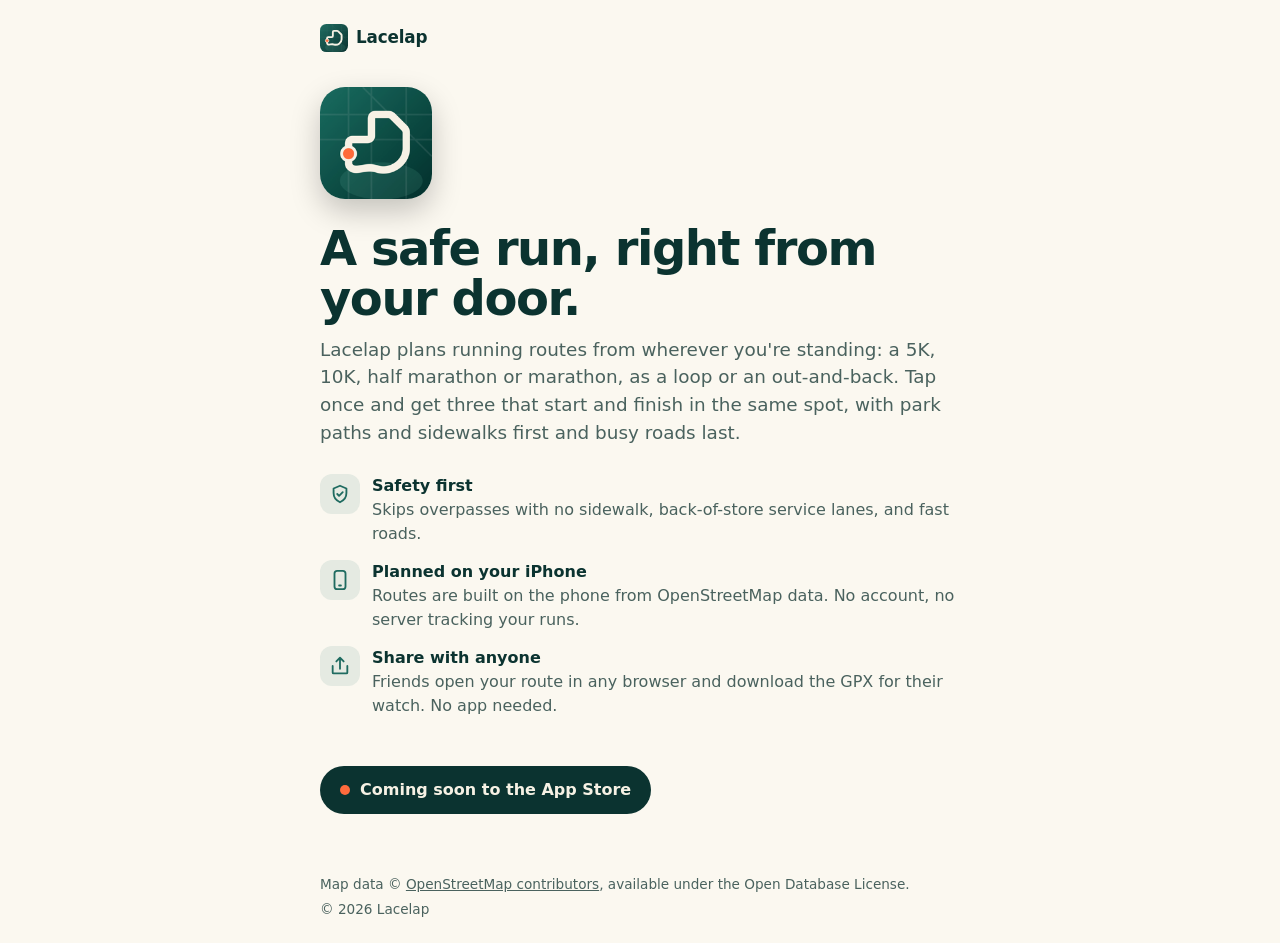
<file: index.html>
<!doctype html>
<html lang="en">
<head>
  <meta charset="utf-8">
  <!-- GitHub Pages can't send headers, so the security policy lives here. -->
  <meta http-equiv="Content-Security-Policy" content="default-src 'self'; script-src 'self' https://cdnjs.cloudflare.com; style-src 'self' https://cdnjs.cloudflare.com; img-src 'self' data: blob: https://tile.openstreetmap.org https://cdnjs.cloudflare.com; connect-src 'self'; font-src 'self'; object-src 'none'; base-uri 'none'; form-action 'none'; upgrade-insecure-requests">
  <meta name="referrer" content="strict-origin-when-cross-origin">
  <meta name="viewport" content="width=device-width, initial-scale=1, viewport-fit=cover">
  <title>Lacelap: safe running routes from where you stand</title>
  <meta name="description" content="Lacelap plans safe running routes from wherever you're standing, 5K to marathon, loops or out-and-backs, on your iPhone, from OpenStreetMap data. Park paths and sidewalks first.">
  <meta name="theme-color" content="#0b3330">
  <meta property="og:type" content="website">
  <meta property="og:site_name" content="Lacelap">
  <meta property="og:title" content="Lacelap: safe running routes from where you stand">
  <meta property="og:description" content="Tap once, get three safe routes that start and finish at your door. 5K to marathon, loops or out-and-backs.">
  <meta property="og:image" content="https://lacelap.github.io/apple-touch-icon.png">
  <link rel="icon" href="/favicon.svg" type="image/svg+xml">
  <link rel="apple-touch-icon" href="/apple-touch-icon.png">
  <link rel="stylesheet" href="/site.css">
</head>
<body>
  <div class="page">
    <header><a class="brand" href="/"><img src="/favicon.svg" alt="" width="28" height="28">Lacelap</a></header>
    <main>
      <img class="hero-icon" src="/apple-touch-icon.png" alt="The Lacelap icon: a cream running loop with a coral start dot" width="112" height="112">
      <h1>A safe run, right from your door.</h1>
      <p class="lede">Lacelap plans running routes from wherever you're standing: a 5K, 10K, half marathon or marathon, as a loop or an out-and-back. Tap once and get three that start and finish in the same spot, with park paths and sidewalks first and busy roads last.</p>
      <ul class="points">
        <li>
          <span class="ico"><svg viewBox="0 0 24 24" fill="none" stroke="currentColor" stroke-width="2" stroke-linecap="round" stroke-linejoin="round" aria-hidden="true"><path d="M12 3 5 6v5c0 4.5 3 8.3 7 10 4-1.7 7-5.5 7-10V6z"/><path d="m9 12 2 2 4-4"/></svg></span>
          <div><strong>Safety first</strong><span>Skips overpasses with no sidewalk, back-of-store service lanes, and fast roads.</span></div>
        </li>
        <li>
          <span class="ico"><svg viewBox="0 0 24 24" fill="none" stroke="currentColor" stroke-width="2" stroke-linecap="round" stroke-linejoin="round" aria-hidden="true"><rect x="6" y="2" width="12" height="20" rx="3"/><path d="M11 18h2"/></svg></span>
          <div><strong>Planned on your iPhone</strong><span>Routes are built on the phone from OpenStreetMap data. No account, no server tracking your runs.</span></div>
        </li>
        <li>
          <span class="ico"><svg viewBox="0 0 24 24" fill="none" stroke="currentColor" stroke-width="2" stroke-linecap="round" stroke-linejoin="round" aria-hidden="true"><path d="M4 12v7a1 1 0 0 0 1 1h14a1 1 0 0 0 1-1v-7"/><path d="M12 3v12m0-12L8 7m4-4 4 4"/></svg></span>
          <div><strong>Share with anyone</strong><span>Friends open your route in any browser and download the GPX for their watch. No app needed.</span></div>
        </li>
      </ul>
      <!-- APP_STORE_URL: when Lacelap is listed, replace this <p> with
           <a class="btn primary" href="https://apps.apple.com/app/idAPP_STORE_ID">Download on the App Store</a> -->
      <p class="soon"><span class="pulse" aria-hidden="true"></span>Coming soon to the App Store</p>
    </main>
    <footer>
      <p>Map data © <a href="https://www.openstreetmap.org/copyright">OpenStreetMap contributors</a>, available under the Open Database License.</p>
      <p>© 2026 Lacelap</p>
    </footer>
  </div>
</body>
</html>
</file>
<file: site.css>
/* Lacelap web: share page (/r), landing (/), 404. Colors come from the app icon. */

:root {
  --spruce: #1f6b60;
  --spruce-deep: #0b3330;
  --cream: #f6f1e4;
  --coral: #ff6b3d;
  --mint: #5ed1bc;

  --bg: #fbf8f0;
  --sheet: #fbf8f0;
  --text: #0b3330;
  --muted: #4a625e;
  --line: rgb(11 51 48 / 0.12);
  --chip: rgb(31 107 96 / 0.1);
  --shadow: 0 -8px 30px rgb(0 0 0 / 0.14);
  --btn: #ffffff;

  color-scheme: light dark;
  font-family: ui-rounded, "SF Pro Rounded", system-ui, -apple-system, "Segoe UI", Roboto, sans-serif;
  -webkit-text-size-adjust: 100%;
}

@media (prefers-color-scheme: dark) {
  :root {
    --bg: #071d1b;
    --sheet: #0f2624;
    --text: #f6f1e4;
    --muted: #a8bcb7;
    --line: rgb(246 241 228 / 0.14);
    --chip: rgb(94 209 188 / 0.14);
    --shadow: 0 -8px 30px rgb(0 0 0 / 0.45);
    --btn: #18332f;
  }
}

* { box-sizing: border-box; }

html, body { height: 100%; }

body {
  margin: 0;
  background: var(--bg);
  color: var(--text);
  line-height: 1.5;
}

a { color: inherit; }

.brand {
  display: inline-flex;
  align-items: center;
  gap: 8px;
  font-weight: 800;
  font-size: 1.05rem;
  letter-spacing: -0.01em;
  text-decoration: none;
}
.brand img { width: 28px; height: 28px; display: block; }

.btn {
  display: inline-flex;
  align-items: center;
  justify-content: center;
  gap: 8px;
  min-height: 48px;
  padding: 0 20px;
  border-radius: 999px;
  border: 1.5px solid var(--line);
  background: var(--btn);
  color: var(--text);
  font: inherit;
  font-weight: 700;
  font-size: 1rem;
  text-decoration: none;
  cursor: pointer;
  transition: transform 0.12s ease, background-color 0.15s ease;
  -webkit-tap-highlight-color: transparent;
}
.btn:hover { background: var(--chip); }
.btn:active { transform: scale(0.97); }
.btn:focus-visible { outline: 3px solid var(--mint); outline-offset: 2px; }
.btn.primary {
  background: var(--coral);
  border-color: var(--coral);
  color: var(--spruce-deep);
}
.btn.primary:hover { background: #ff7d55; }
.btn svg { width: 20px; height: 20px; flex: none; }

/* ---------- Share page ---------- */

.share {
  height: 100%;
  display: flex;
  flex-direction: column;
  overflow: hidden;
}

#map {
  flex: 1;
  min-height: 0;
  background: #dfe8e2;
}
@media (prefers-color-scheme: dark) {
  #map { background: #13302c; }
  .leaflet-tile-pane { filter: brightness(0.82) contrast(1.06) saturate(0.85); }
}

.sheet {
  position: relative;
  z-index: 1000;
  margin-top: -22px;
  padding: 20px 20px calc(18px + env(safe-area-inset-bottom));
  background: var(--sheet);
  border-radius: 26px 26px 0 0;
  box-shadow: var(--shadow);
}

.sheet .brand { margin-bottom: 14px; }

.eyebrow {
  margin: 0 0 2px;
  color: var(--spruce);
  font-weight: 700;
  font-size: 0.9rem;
}
@media (prefers-color-scheme: dark) { .eyebrow { color: var(--mint); } }

.sheet h1 {
  margin: 0;
  font-size: 1.5rem;
  line-height: 1.15;
  letter-spacing: -0.02em;
  overflow-wrap: anywhere;
}

.distance {
  margin: 6px 0 4px;
  display: flex;
  align-items: baseline;
  gap: 10px;
  flex-wrap: wrap;
}
.distance .km {
  font-size: 2.6rem;
  font-weight: 900;
  letter-spacing: -0.03em;
  font-variant-numeric: tabular-nums;
}
.distance .km small { font-size: 1.1rem; font-weight: 800; letter-spacing: 0; }
.distance .mi { color: var(--muted); font-weight: 700; }

.hint {
  margin: 0 0 16px;
  color: var(--muted);
  font-size: 0.95rem;
}
.dot-inline {
  display: inline-block;
  width: 0.8em;
  height: 0.8em;
  border-radius: 50%;
  background: var(--coral);
  border: 2px solid var(--cream);
  vertical-align: -0.05em;
}

.actions { display: flex; gap: 10px; }
.actions .btn { flex: 1 1 auto; padding: 0 16px; white-space: nowrap; }

.fine {
  margin: 12px 0 0;
  color: var(--muted);
  font-size: 0.8rem;
}

/* States: decoded route, error, loading. */
.route-only, .error-only { display: none; }
.is-route .route-only { display: block; }
.is-route .actions.route-only { display: flex; }
.is-error .error-only { display: block; }
.is-error .actions.error-only { display: flex; }
.is-error #map { display: none; }
.is-error .share { justify-content: center; align-items: center; padding: 20px; }
.is-error .sheet {
  margin: 0;
  max-width: 420px;
  border-radius: 26px;
  box-shadow: 0 10px 40px rgb(0 0 0 / 0.12);
}
.error-loop { width: 72px; height: 72px; display: block; margin: 6px 0 12px; }
.error-only h1 { margin-bottom: 8px; }
.error-only p { margin: 0 0 16px; color: var(--muted); }

/* Map dressing: Leaflet controls in brand colors, with room above the sheet. */
.leaflet-container { font: inherit; }
.leaflet-bottom { bottom: 22px; }
.leaflet-control-attribution {
  font-size: 11px;
  border-radius: 8px 0 0 0;
}
.leaflet-bar a { color: var(--spruce-deep); }

.route-line { transition: none; }
.route-line.drawing { transition: stroke-dashoffset 1.1s cubic-bezier(0.33, 0.7, 0.3, 1); }

.start-dot { filter: drop-shadow(0 2px 3px rgb(0 0 0 / 0.3)); }

.flag-icon { background: none; border: 0; display: flex; justify-content: center; }
.flag {
  display: inline-flex;
  align-items: center;
  gap: 4px;
  padding: 4px 8px;
  border-radius: 999px;
  background: var(--spruce-deep);
  color: var(--cream);
  border: 1.5px solid var(--cream);
  font-weight: 900;
  font-size: 12px;
  line-height: 1;
  white-space: nowrap;
  box-shadow: 0 2px 4px rgb(0 0 0 / 0.25);
  transform-origin: 50% 100%;
  animation: flag-drop 0.45s cubic-bezier(0.34, 1.56, 0.64, 1) 1s both;
}
.flag svg { width: 12px; height: 12px; }
@keyframes flag-drop {
  from { opacity: 0; transform: translateY(-18px) scale(0.4); }
  to { opacity: 1; transform: none; }
}

/* Desktop: map fills the window, the card floats top-left. */
@media (min-width: 820px) {
  .sheet {
    position: absolute;
    top: 20px;
    left: 20px;
    width: 360px;
    margin: 0;
    border-radius: 26px;
    padding: 22px;
    box-shadow: 0 10px 40px rgb(0 0 0 / 0.16);
  }
  .leaflet-bottom { bottom: 0; }
  #map { height: 100%; }
}

/* ---------- Landing + 404 ---------- */

.page {
  min-height: 100%;
  display: flex;
  flex-direction: column;
  max-width: 680px;
  margin: 0 auto;
  padding: 20px 20px calc(20px + env(safe-area-inset-bottom));
}
.page header { padding: 4px 0 28px; }
.page main { flex: 1; }

.hero-icon {
  width: 112px;
  height: 112px;
  display: block;
  border-radius: 25px;
  box-shadow: 0 12px 30px rgb(0 0 0 / 0.22);
  margin-bottom: 24px;
}
.page h1 {
  margin: 0 0 12px;
  font-size: clamp(2rem, 7vw, 3rem);
  line-height: 1.05;
  letter-spacing: -0.03em;
}
.lede {
  margin: 0 0 28px;
  font-size: 1.15rem;
  color: var(--muted);
  max-width: 34em;
}
.points {
  list-style: none;
  padding: 0;
  margin: 0 0 32px;
  display: grid;
  gap: 14px;
}
.points li {
  display: grid;
  grid-template-columns: 40px 1fr;
  gap: 12px;
  align-items: start;
}
.points .ico {
  width: 40px;
  height: 40px;
  border-radius: 12px;
  display: grid;
  place-items: center;
  background: var(--chip);
  color: var(--spruce);
}
@media (prefers-color-scheme: dark) { .points .ico { color: var(--mint); } }
.points .ico svg { width: 22px; height: 22px; }
.points strong { display: block; }
.points span { color: var(--muted); }

.soon {
  display: inline-flex;
  align-items: center;
  gap: 10px;
  padding: 12px 20px;
  border-radius: 999px;
  background: var(--spruce-deep);
  color: var(--cream);
  font-weight: 800;
}
.soon .pulse {
  width: 10px;
  height: 10px;
  border-radius: 50%;
  background: var(--coral);
}

.page footer {
  padding-top: 40px;
  color: var(--muted);
  font-size: 0.85rem;
}
.page footer p { margin: 4px 0; }

@media (prefers-reduced-motion: reduce) {
  *, *::before, *::after {
    animation: none !important;
    transition: none !important;
  }
}
</file>
